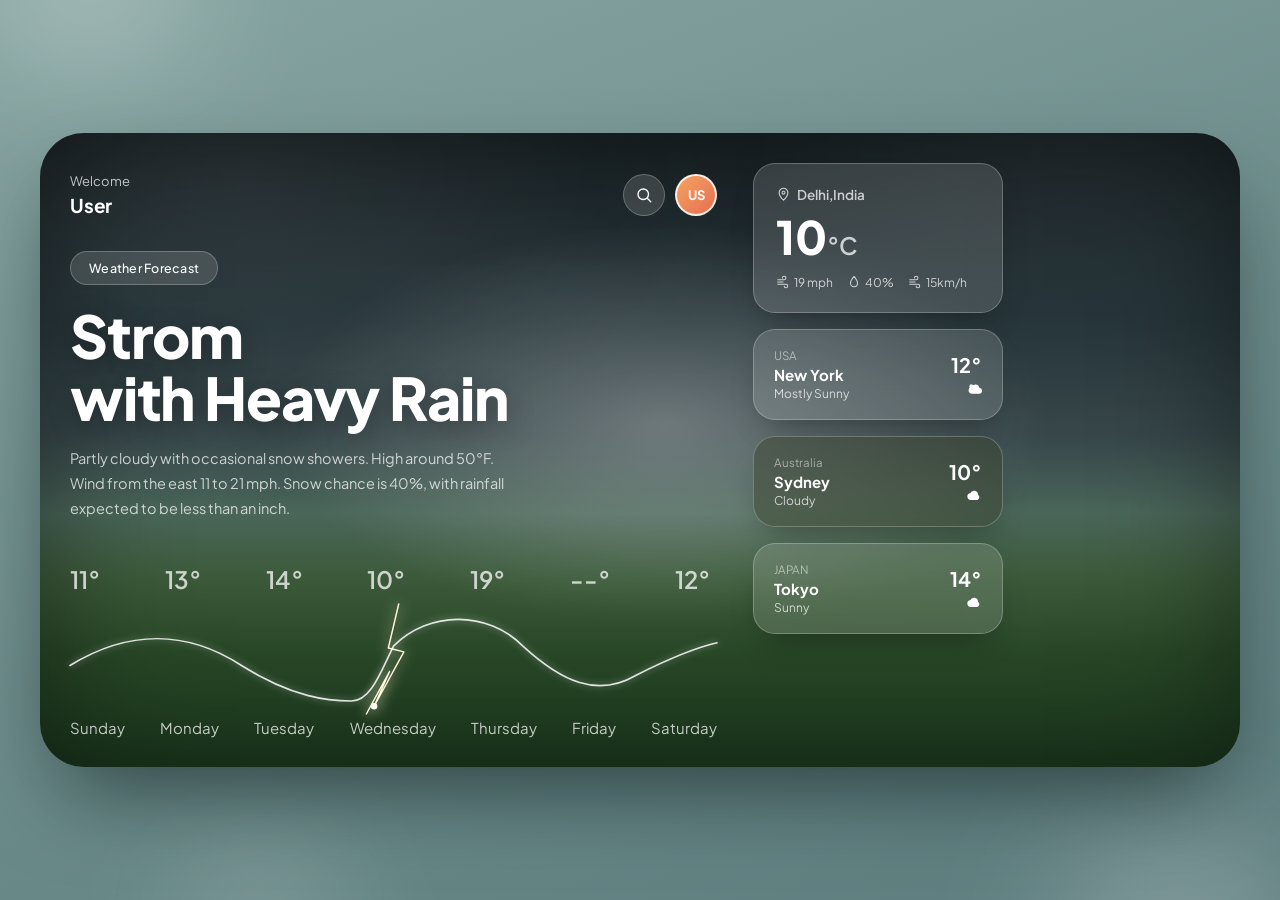
<file: index.html>
<!DOCTYPE html>
<html lang="en">

<head>
  <meta charset="UTF-8">
  <meta name="viewport" content="width=device-width, initial-scale=1.0">
  <title>Weather Dashboard</title>
  <link rel="preconnect" href="https://fonts.googleapis.com">
  <link rel="preconnect" href="https://fonts.gstatic.com" crossorigin>
  <link href="https://fonts.googleapis.com/css2?family=Plus+Jakarta+Sans:wght@400;500;600;700;800&display=swap"
    rel="stylesheet">
  <link rel="stylesheet" href="weather.css">
</head>

<body>

  <div class="page">

    <!-- decorative background clouds -->
    <div class="cloud-decor cloud-decor--tl" aria-hidden="true"></div>
    <div class="cloud-decor cloud-decor--br" aria-hidden="true"></div>
    <div class="cloud-decor cloud-decor--bl" aria-hidden="true"></div>

    <div class="dashboard">



      <!-- ================= MAIN ================= -->
      <main class="main">

        <header class="topbar">
          <div class="topbar__greeting">
            <p class="eyebrow">Welcome</p>
            <h2 class="username">User</h2>
          </div>

          <div id="top" class="topbar__actions">

            <div class="search-wrap">
              <button class="icon-btn" id="search" aria-label="Search">
                <svg viewBox="0 0 24 24" fill="none" stroke="currentColor" stroke-width="1.8" stroke-linecap="round">
                  <circle cx="11" cy="11" r="7" />
                  <path d="M21 21l-4.3-4.3" />
                </svg>
              </button>
              <form id="form" class="search-form">
                <input type="text" id="city" placeholder="City">
                <button type="submit" type="submit">Fetch</button>
                <div class="suggestions-list">
                  <ul>
                    
                  </ul>
                </div>
                <span id="err"></span>
              </form>
            </div>

            <button class="avatar" aria-label="Profile">US</button>
          </div>
        </header>

        <div id="sec">

          <section class="hero">
            <span class="badge">Weather Forecast</span>
            <h1 class="hero__title" id="bigquote">Strom<br>with Heavy Rain</h1>
            <p class="hero__desc" id="summaryd">Partly cloudy with occasional snow showers. High around 50°F. Wind from
              the east 11 to
              21 mph. Snow chance is 40%, with rainfall expected to be less than an inch.</p>
          </section>

          <section class="forecast-strip" aria-label="Six day temperature overview">
            <div class="forecast-item" data-day="Sunday">
              <span class="forecast-item__temp" id="Sunday">11°</span>
              <!-- <svg class="w-icon" viewBox="0 0 24 24" fill="currentColor">
                <path d="M7 18a5 5 0 01-.6-9.96A6 6 0 0118 10a4.5 4.5 0 01-1 8H7z" />
              </svg> -->
            </div>
            <div class="forecast-item" data-day="Monday">
              <span class="forecast-item__temp" id="Monday">13°</span>
              <!-- <svg class="w-icon" viewBox="0 0 24 24" fill="currentColor">
                <path d="M7 18a5 5 0 01-.6-9.96A6 6 0 0118 10a4.5 4.5 0 01-1 8H7z" />
              </svg> -->
            </div>
            <div class="forecast-item " data-day="Tuesday">
              <span class="forecast-item__temp" id="Tuesday">14°</span>
              <!-- <svg class="w-icon" viewBox="0 0 24 24" fill="currentColor">
                <circle cx="8" cy="8" r="3.2" opacity="0.9" />
                <path d="M9 19a5 5 0 01-.5-9.98A6 6 0 0120 10a4.3 4.3 0 01-1 9H9z" />
              </svg> -->
            </div>
            <div class="forecast-item" data-day="Wednesday">
              <!-- <div class="forecast-item forecast-item--active" data-day="Wednesday"> -->
              <span class="forecast-item__temp" id="Wednesday">10°</span>
              
            </div>
            <div class="forecast-item" data-day="Thursday">
              <span class="forecast-item__temp" id="Thursday">19°</span>
            </div>
            <div class="forecast-item" data-day="Friday">
              <span class="forecast-item__temp" id="Friday">--°</span>
              <!-- <svg class="w-icon" viewBox="0 0 24 24" fill="currentColor">
                <path d="M7 18a5 5 0 01-.6-9.96A6 6 0 0118 10a4.5 4.5 0 01-1 8H7z" />
              </svg> -->
            </div>
            <div class="forecast-item" data-day="Saturday">
              <span class="forecast-item__temp" id="Saturday">12°</span>
              <!-- <svg class="w-icon" viewBox="0 0 24 24" fill="currentColor">
                <path d="M7 18a5 5 0 01-.6-9.96A6 6 0 0118 10a4.5 4.5 0 01-1 8H7z" />
              </svg> -->
            </div>
          </section>

          <div class="graph" aria-hidden="true">
            <svg viewBox="0 0 1000 170" preserveAspectRatio="none">
              <path class="graph__wave"
                d="M0,95 C90,40 180,40 265,95 C345,145 400,150 435,150 C465,150 480,105 500,65 C555,10 645,10 700,65 C760,120 815,145 875,110 C925,85 965,68 1000,60" />
              <svg id="boltspark">
                <path class="graph__bolt" d="M508,0 L492,68 L516,74 L470,158 L494,104 L458,170" />
                <circle class="graph__spark" cx="470" cy="158" r="5" />
              </svg>

            </svg>
          </div>

          <footer class="days-row">
            <span>Sunday</span>
            <span>Monday</span>
            <span>Tuesday</span>

            <span>Wednesday</span>
            <span>Thursday</span>
            <span>Friday</span>
            <span>Saturday</span>
          </footer>

        </div>

      </main>

      <!-- ================= RIGHT SIDEBAR ================= -->
      <aside class="rightbar" id="fuckpart">

        <div class="current-card">
          <p class="current-card__location">
            <svg viewBox="0 0 24 24" fill="none" stroke="currentColor" stroke-width="1.8" stroke-linecap="round"
              stroke-linejoin="round">
              <path d="M12 21s7-6.6 7-12a7 7 0 10-14 0c0 5.4 7 12 7 12z" />
              <circle cx="12" cy="9" r="2.3" />
            </svg>
            Delhi,India
          </p>
          <p class="current-card__temp" id="Delhitem">10<span>°C</span></p>
          <div class="current-card__stats">
            <span><svg viewBox="0 0 24 24" fill="none" stroke="currentColor" stroke-width="1.8" stroke-linecap="round">
                <path d="M3 8h11a3 3 0 10-3-3M3 16h14a3 3 0 11-3 3M3 12h9" />
              </svg><span id="Delhiwinm">19 mph</span></span>
            <span><svg viewBox="0 0 24 24" fill="none" stroke="currentColor" stroke-width="1.8" stroke-linecap="round"
                stroke-linejoin="round">
                <path d="M12 2.5s6 7.2 6 11.5A6 6 0 016 14C6 9.7 12 2.5 12 2.5z" />
              </svg><span id="Delhirai">40%</span></span>
            <span><svg viewBox="0 0 24 24" fill="none" stroke="currentColor" stroke-width="1.8" stroke-linecap="round">
                <path d="M3 8h11a3 3 0 10-3-3M3 16h14a3 3 0 11-3 3M3 12h9" />
              </svg><span id="Delhiwink">15km/h</span></span>
          </div>
        </div>

        <ul class="city-list">
          <li class="city-card" data-city="North Jakarta">
            <div class="city-card__info">
              <p class="city-card__country">USA</p>
              <p class="city-card__name">New York</p>
              <p class="city-card__desc" id="NewYorkquo">Mostly Sunny</p>
            </div>
            <div class="city-card__temp" id="NewYorktem">
              12°
              <svg class="w-icon" viewBox="0 0 24 24" fill="currentColor">
                <circle cx="8" cy="8" r="3" opacity="0.9" />
                <path d="M9 19a5 5 0 01-.5-9.98A6 6 0 0120 10a4.3 4.3 0 01-1 9H9z" />
              </svg>
            </div>
          </li>
          <li class="city-card city-card--alt" data-city="Bandung">
            <div class="city-card__info">
              <p class="city-card__country">Australia</p>
              <p class="city-card__name">Sydney</p>
              <p class="city-card__desc" id="Sydneyquo">Cloudy</p>
            </div>
            <div class="city-card__temp" id="Sydneytem">
              10°
              <svg class="w-icon" viewBox="0 0 24 24" fill="currentColor">
                <path d="M7 18a5 5 0 01-.6-9.96A6 6 0 0118 10a4.5 4.5 0 01-1 8H7z" />
              </svg>
            </div>
          </li>
          <li class="city-card" data-city="South Jakarta">
            <div class="city-card__info">
              <p class="city-card__country">JAPAN</p>
              <p class="city-card__name">Tokyo</p>
              <p class="city-card__desc" id="Tokyoquo">Sunny</p>
            </div>
            <div class="city-card__temp" id="Tokyotem">
              14°
              <svg class="w-icon" viewBox="0 0 24 24" fill="currentColor">
                <path d="M7 18a5 5 0 01-.6-9.96A6 6 0 0118 10a4.5 4.5 0 01-1 8H7z" />
              </svg>
            </div>
          </li>
        </ul>

      </aside>

    </div>
  </div>

  <!-- Add your script here when ready, e.g.: <script src="weather.js"></script> -->
  <script src="weather.js"></script>

</body>

</html>
</file>
<file: weather.css>
/* =========================================================
   Weather Dashboard — design tokens
   ========================================================= */
:root {
  --teal-1: #87a5a2;
  --teal-2: #6c8c8b;
  --teal-3: #5c7c7d;

  --white: #ffffff;
  --text-secondary: rgba(255, 255, 255, 0.74);
  --text-muted: rgba(255, 255, 255, 0.52);

  --glass-fill: rgba(255, 255, 255, 0.14);
  --glass-fill-strong: rgba(255, 255, 255, 0.22);
  --glass-border: rgba(255, 255, 255, 0.24);

  --glass-dark-fill: rgba(9, 16, 18, 0.4);
  --glass-dark-border: rgba(255, 255, 255, 0.08);

  --card-olive: rgba(58, 66, 44, 0.45);

  --radius-panel: 44px;
  --radius-rail: 34px;
  --radius-card: 22px;
  --radius-pill: 999px;

  --font-ui: "Plus Jakarta Sans", "Segoe UI", system-ui, sans-serif;

  --shadow-panel: 0 40px 90px -24px rgba(4, 12, 14, 0.6);
  --shadow-card: 0 16px 32px -14px rgba(0, 0, 0, 0.4);

  --ease: cubic-bezier(0.22, 1, 0.36, 1);
}

/* =========================================================
   Reset
   ========================================================= */
*,
*::before,
*::after {
  box-sizing: border-box;
  margin: 0;
  padding: 0;
}

html {
  -webkit-font-smoothing: antialiased;
}

body {
  font-family: var(--font-ui);
  color: var(--white);
  min-height: 100vh;
}

ul {
  list-style: none;
}

button {
  font-family: inherit;
  color: inherit;
  background: none;
  border: none;
  cursor: pointer;
}

svg {
  display: block;
  width: 100%;
  height: 100%;
}

:focus-visible {
  outline: 2px solid rgba(255, 255, 255, 0.9);
  outline-offset: 3px;
  border-radius: 8px;
}

/* =========================================================
   Page shell + decorative background clouds
   ========================================================= */
.page {
  position: relative;
  min-height: 100vh;
  display: flex;
  align-items: center;
  justify-content: center;
  padding: 64px 24px;
  overflow: hidden;
  background: linear-gradient(160deg, var(--teal-1) 0%, var(--teal-2) 55%, var(--teal-3) 100%);
}

.cloud-decor {
  position: absolute;
  border-radius: 50%;
  filter: blur(50px);
  background: radial-gradient(circle, rgba(255, 255, 255, 0.55), rgba(255, 255, 255, 0) 70%);
  opacity: 0.5;
  pointer-events: none;
  animation: drift 16s ease-in-out infinite;
}

.cloud-decor--tl {
  width: 420px;
  height: 220px;
  top: -120px;
  left: -120px;
}

.cloud-decor--br {
  width: 480px;
  height: 260px;
  bottom: -160px;
  right: -140px;
  animation-delay: -6s;
}

.cloud-decor--bl {
  width: 320px;
  height: 180px;
  bottom: -100px;
  left: 8%;
  opacity: 0.35;
  animation-delay: -11s;
}

@keyframes drift {
  0%, 100% { transform: translateY(0) translateX(0); }
  50% { transform: translateY(-18px) translateX(12px); }
}

@media (prefers-reduced-motion: reduce) {
  .cloud-decor { animation: none; }
}

/* =========================================================
   Dashboard panel
   ========================================================= */
.dashboard {
  position: relative;
  width: min(1200px, 100%);
  display: grid;
  grid-template-columns: auto 1fr auto;
  gap: 28px;
  padding: 22px;
  border-radius: var(--radius-panel);
  overflow: hidden;
  box-shadow: var(--shadow-panel);
  isolation: isolate;
  /* height:200px; */

  /* Storm-to-field backdrop, built entirely from gradients */
  background:
    radial-gradient(620px 320px at 52% 46%, rgba(255, 255, 255, 0.28), transparent 62%),
    radial-gradient(760px 460px at 16% 6%, rgba(255, 255, 255, 0.09), transparent 68%),
    radial-gradient(700px 420px at 86% 2%, rgba(255, 255, 255, 0.06), transparent 70%),
    linear-gradient(180deg,
      #131c20 0%,
      #223136 30%,
      #37474a 48%,
      #4a6659 60%,
      #3c5a3a 70%,
      #294827 82%,
      #1c3a1f 100%);
}

.dashboard::after {
  content: "";
  position: absolute;
  inset: 0;
  z-index: 0;
  pointer-events: none;
  box-shadow: inset 0 0 140px rgba(0, 0, 0, 0.45);
}

/* =========================================================
   Left sidebar rail
   ========================================================= */
.sidebar {
  position: relative;
  z-index: 1;
  width: 84px;
  display: flex;
  flex-direction: column;
  align-items: center;
  gap: 36px;
  padding: 26px 0;
  border-radius: var(--radius-rail);
  background: var(--glass-dark-fill);
  border: 1px solid var(--glass-dark-border);
  backdrop-filter: blur(18px);
  -webkit-backdrop-filter: blur(18px);
}

.sidebar__logo {
  width: 46px;
  height: 46px;
  display: flex;
  align-items: center;
  justify-content: center;
  border-radius: 14px;
  background: var(--glass-fill);
  color: var(--white);
}

.sidebar__logo svg {
  width: 22px;
  height: 22px;
}

.sidebar__nav {
  flex: 1;
  display: flex;
  flex-direction: column;
  align-items: center;
  gap: 22px;
}

.nav-item {
  width: 44px;
  height: 44px;
  display: flex;
  align-items: center;
  justify-content: center;
  border-radius: 14px;
  color: var(--text-secondary);
  transition: background 0.25s var(--ease), color 0.25s var(--ease), transform 0.25s var(--ease);
}

.nav-item svg {
  width: 20px;
  height: 20px;
}

.nav-item:hover {
  color: var(--white);
  transform: translateY(-1px);
}

.nav-item.is-active {
  background: var(--glass-fill-strong);
  color: var(--white);
  box-shadow: var(--shadow-card);
}

.sidebar__logout {
  width: 44px;
  height: 44px;
  display: flex;
  align-items: center;
  justify-content: center;
  border-radius: 14px;
  color: var(--text-muted);
  transition: color 0.25s var(--ease), background 0.25s var(--ease);
}

.sidebar__logout svg {
  width: 20px;
  height: 20px;
}

.sidebar__logout:hover {
  color: var(--white);
  background: var(--glass-fill);
}

/* =========================================================
   Main column
   ========================================================= */
.main {
  position: relative;
  z-index: 1;
  display: flex;
  flex-direction: column;
  padding: 18px 8px 8px;
  min-width: 0;
}

/* ---- top bar ---- */
.topbar {
  display: flex;
  align-items: center;
  justify-content: space-between;
  gap: 16px;
}

.eyebrow {
  font-size: 13px;
  color: var(--text-secondary);
  margin-bottom: 4px;
}

.username {
  font-size: 19px;
  font-weight: 700;
  letter-spacing: -0.01em;
}

.topbar__actions {
  display: flex;
  align-items: center;
  gap: 10px;
}

.icon-btn {
  width: 42px;
  height: 42px;
  display: flex;
  align-items: center;
  justify-content: center;
  border-radius: 50%;
  background: var(--glass-fill);
  border: 1px solid var(--glass-border);
  color: var(--white);
  transition: background 0.25s var(--ease), transform 0.25s var(--ease);
}

.icon-btn svg {
  width: 18px;
  height: 18px;
}

.icon-btn:hover {
  background: var(--glass-fill-strong);
  transform: translateY(-1px);
}

.avatar {
  width: 42px;
  height: 42px;
  border-radius: 50%;
  display: flex;
  align-items: center;
  justify-content: center;
  font-size: 13px;
  font-weight: 700;
  color: var(--white);
  background: linear-gradient(135deg, #f4a261, #e76f51);
  border: 2px solid rgba(255, 255, 255, 0.85);
}

/* ---- hero ---- */
.hero {
  margin-top: 34px;
  max-width: 520px;
}

.badge {
  display: inline-block;
  padding: 8px 18px;
  font-size: 12.5px;
  font-weight: 500;
  letter-spacing: 0.02em;
  border-radius: var(--radius-pill);
  background: var(--glass-fill);
  border: 1px solid var(--glass-border);
  backdrop-filter: blur(10px);
}

.hero__title {
  margin-top: 20px;
  font-size: clamp(40px, 4.6vw, 60px);
  font-weight: 800;
  line-height: 1.05;
  letter-spacing: -0.02em;
  text-shadow: 0 6px 26px rgba(0, 0, 0, 0.35);
}

.hero__desc {
  margin-top: 18px;
  font-size: 14.5px;
  line-height: 1.7;
  color: var(--text-secondary);
  max-width: 440px;
}

/* ---- forecast strip ---- */
.forecast-strip {
  margin-top: 44px;
  display: flex;
  align-items: center;
  justify-content: space-between;
  max-width: 640px;
}

.forecast-item {
  display: flex;
  align-items: baseline;
  gap: 8px;
  color: var(--text-secondary);
}

.forecast-item .w-icon {
  width: 20px;
  height: 20px;
  align-self: center;
}

.forecast-item__temp {
  font-size: 24px;
  font-weight: 600;
}

.forecast-item--active {
  color: var(--white);
}

.forecast-item--active .forecast-item__temp {
  font-size: 32px;
  font-weight: 800;
}

.forecast-item--active .w-icon {
  width: 24px;
  height: 24px;
}

/* ---- wave graph ---- */
.graph {
  margin-top: 10px;
  width: 100%;
  max-width: 900px;
  height: 110px;
}

.graph svg {
  width: 100%;
  height: 100%;
  overflow: visible;
}

.graph__wave {
  fill: none;
  stroke: rgba(255, 255, 255, 0.85);
  stroke-width: 2.5;
  stroke-linecap: round;
  filter: drop-shadow(0 0 6px rgba(255, 255, 255, 0.55));
}

.graph__bolt {
  fill: none;
  stroke: #fff9e0;
  stroke-width: 2.2;
  stroke-linejoin: round;
  stroke-linecap: round;
  filter: drop-shadow(0 0 10px rgba(255, 250, 210, 0.9));
  transform: translateX(0px);
}

.graph__spark {
  fill: #fffdf3;
  filter: drop-shadow(0 0 12px rgba(255, 250, 210, 1));
}

/* ---- days row ---- */
.days-row {
  margin-top: 4px;
  display: flex;
  align-items: center;
  justify-content: space-between;
  row-gap: 10px;;
  max-width: 900px;
  font-size: 15px;
  color: var(--text-secondary);
}

.days-row .is-active {
  color: var(--white);
  font-weight: 700;
}

/* =========================================================
   Right sidebar — floating glass cards
   ========================================================= */
.rightbar {
  position: relative;
  z-index: 1;
  width: 250px;
  display: flex;
  flex-direction: column;
  gap: 16px;
  padding-top: 8px;
}

.current-card {
  padding: 22px;
  border-radius: var(--radius-card);
  background: var(--glass-fill);
  border: 1px solid var(--glass-border);
  backdrop-filter: blur(18px);
  -webkit-backdrop-filter: blur(18px);
  box-shadow: var(--shadow-card);
}

.current-card__location {
  display: flex;
  align-items: center;
  gap: 6px;
  font-size: 13.5px;
  font-weight: 600;
  color: var(--text-secondary);
}

.current-card__location svg {
  width: 15px;
  height: 15px;
  flex-shrink: 0;
}

.current-card__temp {
  margin-top: 10px;
  font-size: 46px;
  font-weight: 800;
  line-height: 1;
}

.current-card__temp span {
  font-size: 24px;
  font-weight: 600;
  color: var(--text-secondary);
}

.current-card__stats {
  margin-top: 16px;
  display: flex;
  align-items: center;
  gap: 14px;
  font-size: 12px;
  color: var(--text-secondary);
}

.current-card__stats span {
  display: flex;
  align-items: center;
  gap: 4px;
}

.current-card__stats svg {
  width: 14px;
  height: 14px;
}

.city-list {
  display: flex;
  flex-direction: column;
  gap: 16px;
}

.city-card {
  display: flex;
  align-items: center;
  justify-content: space-between;
  gap: 12px;
  padding: 18px 20px;
  border-radius: var(--radius-card);
  background: var(--glass-fill);
  border: 1px solid var(--glass-border);
  backdrop-filter: blur(16px);
  -webkit-backdrop-filter: blur(16px);
  box-shadow: var(--shadow-card);
  transition: transform 0.25s var(--ease), background 0.25s var(--ease);
}

.city-card:hover {
  transform: translateY(-2px);
  background: var(--glass-fill-strong);
}

.city-card--alt {
  background: var(--card-olive);
}

.city-card__country {
  font-size: 11.5px;
  color: var(--text-muted);
}

.city-card__name {
  margin-top: 2px;
  font-size: 15px;
  font-weight: 700;
}

.city-card__desc {
  margin-top: 2px;
  font-size: 12px;
  color: var(--text-secondary);
}

.city-card__temp {
  display: flex;
  flex-direction: column;
  align-items: flex-end;
  gap: 4px;
  font-size: 20px;
  font-weight: 700;
  flex-shrink: 0;
}

.city-card__temp .w-icon {
  width: 16px;
  height: 16px;
}

/* =========================================================
   Responsive
   ========================================================= */
@media (max-width: 980px) {
  .dashboard {
    grid-template-columns: auto 1fr;
  }

  .rightbar {
    grid-column: 1 / -1;
    width: 100%;
    flex-direction: row;
    flex-wrap: wrap;
    padding-top: 24px;
  }

  .current-card,
  .city-list {
    flex: 1 1 220px;
  }

  .city-list {
    flex-direction: row;
    flex-wrap: wrap;
  }

  .city-card {
    flex: 1 1 220px;
  }
}

@media (max-width: 720px) {
  .page {
    padding: 32px 14px;
  }

  .dashboard {
    grid-template-columns: 1fr;
    padding: 16px;
  }

  .sidebar {
    width: 100%;
    flex-direction: row;
    justify-content: space-between;
    padding: 14px 18px;
  }

  .sidebar__nav {
    flex-direction: row;
    gap: 10px;
  }

  .forecast-strip {
    flex-wrap: wrap;
    row-gap: 18px;
  }

  .days-row {
    flex-wrap: wrap;
    row-gap: 8px;
  }

  .city-list {
    flex-direction: column;
  }
}
.search-wrap {
  position: relative;
}

.search-form {
  position: absolute;
  top: calc(100% + 10px);
  right: 0;
  width: 220px;
  background: #fff;
  border-radius: 12px;
  box-shadow: 0 8px 24px rgba(0,0,0,0.12);
  padding: 10px;
  z-index: 20;

  /* transition setup */
  max-height: 0;
  opacity: 0;
  overflow: visible;
  transform: translateY(-8px);
  transition: max-height 0.3s ease, opacity 0.3s ease, transform 0.3s ease;
  pointer-events: none;
}

.search-form.open {
  max-height: 180px;
  opacity: 1;
  transform: translateY(0);
  pointer-events: auto;
}


.search-form input {
  
  width: 100%;
  padding: 8px 10px;
  border: 1px solid #e2e2e2;
  border-radius: 8px;
  outline: none;
  font-family: inherit;
}

.search-form button {
  width: 100%;
  padding: 8px 10px;
  margin-top: 8px;
  border: none;
  border-radius: 8px;
  background: #2b2b2b;
  color: #fff;
  cursor: pointer;
  font-family: inherit;
}
.secbox{
  padding: 22px;
  border-radius: var(--radius-card);
  background: var(--glass-fill);
  border: 1px solid var(--glass-border);
  backdrop-filter: blur(18px);
  -webkit-backdrop-filter: blur(18px);
  box-shadow: var(--shadow-card);
}
/* layout for the two metrics inside .secbox */
.aq-card {
  width: 310px;
  display: flex;
  flex-direction: column;
  gap: 16px;
}

.metric {
  display: flex;
  align-items: flex-start;
  gap: 12px;
}

.metric-icon {
  flex-shrink: 0;
  width: 34px;
  height: 34px;
  border-radius: 10px;
  display: flex;
  align-items: center;
  justify-content: center;
  background: rgba(255,255,255,0.06);
  background: color-mix(in srgb, var(--lvl) 16%, rgba(255,255,255,0.06));
  color: var(--lvl);
}

.metric-body {
  flex: 1;
  min-width: 0;
  display: flex;
  flex-direction: column;
  gap: 7px;
}

.metric-top {
  display: flex;
  align-items: center;
  justify-content: space-between;
  gap: 8px;
}

.metric-label {
  font-size: 12px;
  font-weight: 700;
  letter-spacing: .05em;
  text-transform: uppercase;
  color: var(--text-secondary);
}

.metric-tag {
  font-size: 10.5px;
  font-weight: 700;
  padding: 3px 9px;
  border-radius: 999px;
  white-space: nowrap;
  color: var(--lvl);
  background: rgba(255,255,255,0.08);
  background: color-mix(in srgb, var(--lvl) 20%, transparent);
  border: 1px solid rgba(255,255,255,0.1);
  border: 1px solid color-mix(in srgb, var(--lvl) 45%, transparent);
}

.metric-value-row {
  display: flex;
  align-items: center;
  gap: 10px;
}

.metric-value {
  font-size: 22px;
  font-weight: 700;
  color: var(--text-primary);
  line-height: 1;
  font-variant-numeric: tabular-nums;
}

.metric-bar {
  flex: 1;
  height: 5px;
  border-radius: 999px;
  background: rgba(255,255,255,0.08);
  overflow: hidden;
}

.metric-bar-fill {
  height: 100%;
  border-radius: 999px;
  background: var(--lvl);
}

.metric-divider {
  height: 1px;
  background: linear-gradient(90deg, transparent, var(--glass-border) 50%, transparent);
}
.sun-card {
  width: 310px;
  display: flex;
  flex-direction: column;
  gap: 16px;
}

.sun-row {
  display: flex;
  align-items: center;
  gap: 12px;
}

.sun-icon {
  flex-shrink: 0;
  width: 34px;
  height: 34px;
  border-radius: 10px;
  display: flex;
  align-items: center;
  justify-content: center;
  background: rgba(255,255,255,0.06);
  background: color-mix(in srgb, var(--lvl) 16%, rgba(255,255,255,0.06));
  color: var(--lvl);
}

.sun-body {
  display: flex;
  flex-direction: column;
  gap: 2px;
}

.sun-label {
  font-size: 12px;
  font-weight: 700;
  letter-spacing: .05em;
  text-transform: uppercase;
  color: var(--text-secondary);
}

.sun-value {
  font-size: 18px;
  font-weight: 700;
  color: var(--text-primary);
  font-variant-numeric: tabular-nums;
}

.daylight-track {
  display: flex;
  flex-direction: column;
  gap: 6px;
  padding-left: 46px; /* lines up with sun-body text (34px icon + 12px gap) */
}

.daylight-bar {
  position: relative;
  height: 5px;
  border-radius: 999px;
  background: rgba(255,255,255,0.08);
}

.daylight-bar-fill {
  height: 100%;
  border-radius: 999px;
  background: linear-gradient(90deg, #fbbf24, #f97316);
}

.daylight-sun-dot {
  position: absolute;
  top: 50%;
  width: 10px;
  height: 10px;
  border-radius: 50%;
  background: #fff7e6;
  box-shadow: 0 0 6px 2px rgba(251,191,36,0.6);
  transform: translate(-50%, -50%);
}

.daylight-caption {
  font-size: 11.5px;
  font-weight: 600;
  color: var(--text-secondary);
}
/* 1. CRITICAL: The wrapper around your search input */

/* 2. Dropdown List */
.suggestions-list {
  position: absolute;
  top: 100%;          /* Positions directly below the input field */
  left: 0;
  right: 0;           /* Matches the width of the parent container */
  width: 100%;
  z-index: 1000;      /* Forces dropdown above cards, maps, or widgets */
  
  /* Height limit & scrolling */
  max-height: 220px;
  overflow-y: auto;
  
  /* Reset default list padding/bullets */
  list-style: none;
  margin: 0;
  padding: 0;
  
  /* Theme styling (adjust colors to match your site) */
  background-color: #ffffff;
  border: 1px solid #ddd;
  border-top: none; /* Merges dropdown seamlessly with bottom of search bar */
  border-radius: 0 0 8px 8px;
  box-shadow: 0 4px 12px rgba(0, 0, 0, 0.15);
  box-sizing: border-box; /* Prevents width overflow if border is used */
}

.suggestions-list ul {
  list-style: none;
  margin: 0;
  padding: 0;
}
/* 3. Individual Suggestion Items */
.suggestions-list li {
  padding: 10px 14px;
  cursor: pointer;
  color: #333333;
  text-align: left; /* Overrides centered text if your search bar centers input */
}

.suggestions-list li:hover {
  background-color: #f0f4f8;
}
.err {
  display:none;
  
}
.loading {
    display: flex;
    justify-content: center;
    align-items: center;
    gap: 10px;

    padding: 18px 24px;
    margin: 20px auto;
    width: fit-content;

    color: #fff;
    font-size: 1.05rem;
    font-weight: 600;
    letter-spacing: 0.5px;

    background: rgba(255, 255, 255, 0.08);
    backdrop-filter: blur(12px);
    border: 1px solid rgba(255,255,255,.15);
    border-radius: 16px;

    box-shadow: 0 8px 24px rgba(0,0,0,.2);
}
</file>
